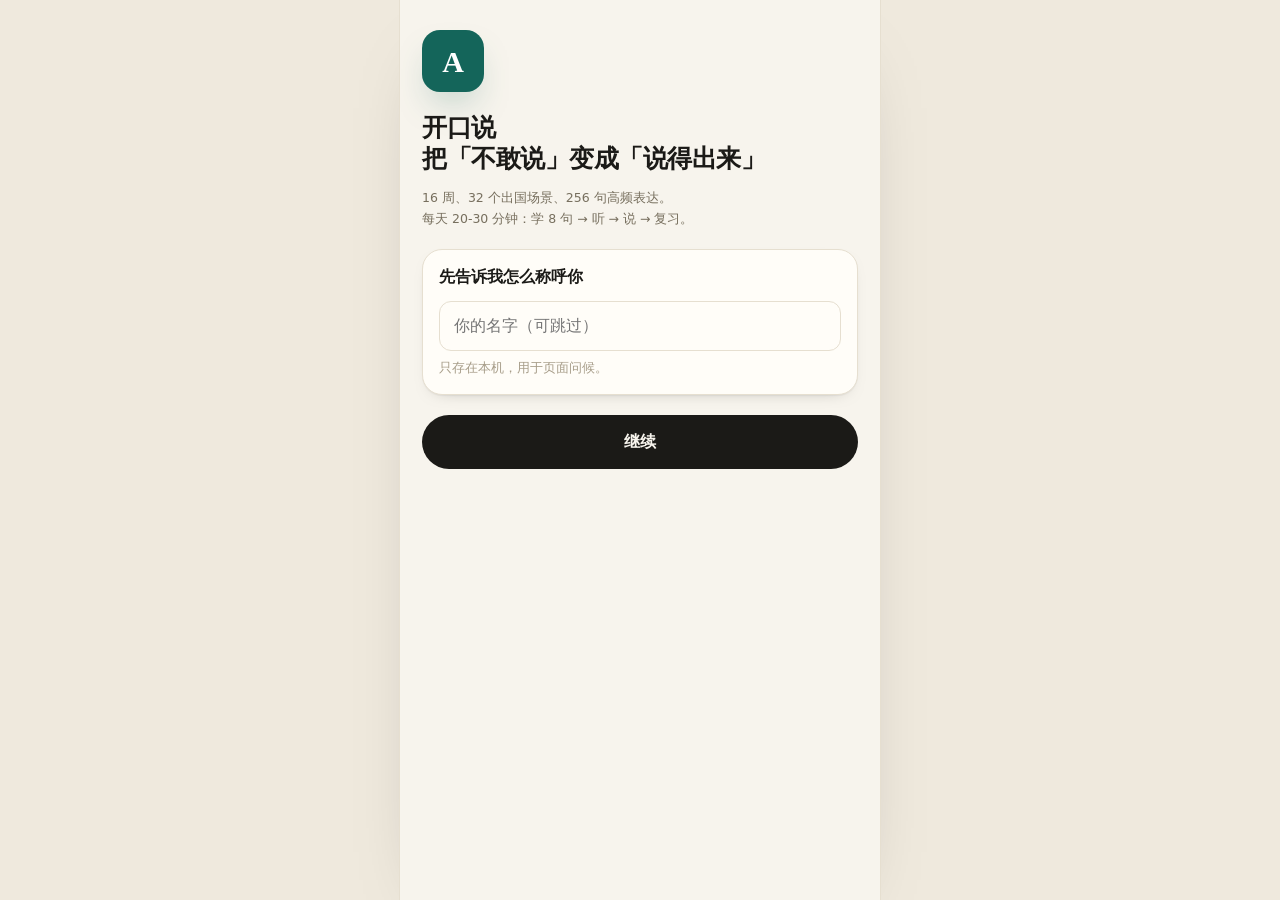
<file: index.html>
<!doctype html>
<html lang="zh-CN">
<head>
<meta charset="utf-8">
<meta name="viewport" content="width=device-width, initial-scale=1, viewport-fit=cover">
<meta name="color-scheme" content="light dark">
<title>开口说 · 16周出国口语（含 B1–B2 进阶）</title>
<meta name="description" content="为出国自由交流设计的英语口语训练：16 周 32 个场景、256 句高频表达、分级测评、间隔重复、跟读评分；支持课程包自动更新与 AI 加练，离线可用。">
<meta name="theme-color" content="#f7f4ed" media="(prefers-color-scheme: light)">
<meta name="theme-color" content="#121311" media="(prefers-color-scheme: dark)">
<meta name="apple-mobile-web-app-capable" content="yes">
<meta name="mobile-web-app-capable" content="yes">
<meta name="apple-mobile-web-app-status-bar-style" content="default">
<meta name="apple-mobile-web-app-title" content="开口说">
<link rel="manifest" href="manifest.webmanifest">
<link rel="apple-touch-icon" href="icons/apple-touch-icon.png">
<link rel="icon" type="image/png" href="icons/icon-192.png">
<link rel="stylesheet" href="css/app.css">
</head>
<body>
<div id="boot" class="boot">
  <div class="boot-logo">A</div>
  <p>正在准备今天的句子…</p>
</div>
<div id="app" class="app" hidden></div>

<script src="data/curriculum-1.js"></script>
<script src="data/curriculum-2.js"></script>
<script src="data/curriculum-3.js"></script>
<script src="data/curriculum-4.js"></script>
<script src="data/curriculum-5.js"></script>
<script src="data/phrasebook.js"></script>
<script src="js/core.js"></script>
<script src="js/speech.js"></script>
<script src="js/content.js"></script>
<script src="js/ui.js"></script>
<script src="js/learn.js"></script>
<script src="js/level.js"></script>
<script src="js/ai.js"></script>
<script src="js/selftest.js"></script>
<script>
if ('serviceWorker' in navigator && location.protocol.indexOf('http') === 0 && !/[?&]nosw=1/.test(location.search)) {
  window.addEventListener('load', function () {
    navigator.serviceWorker.register('sw.js').catch(function () {});
  });
}
</script>
</body>
</html>
</file>
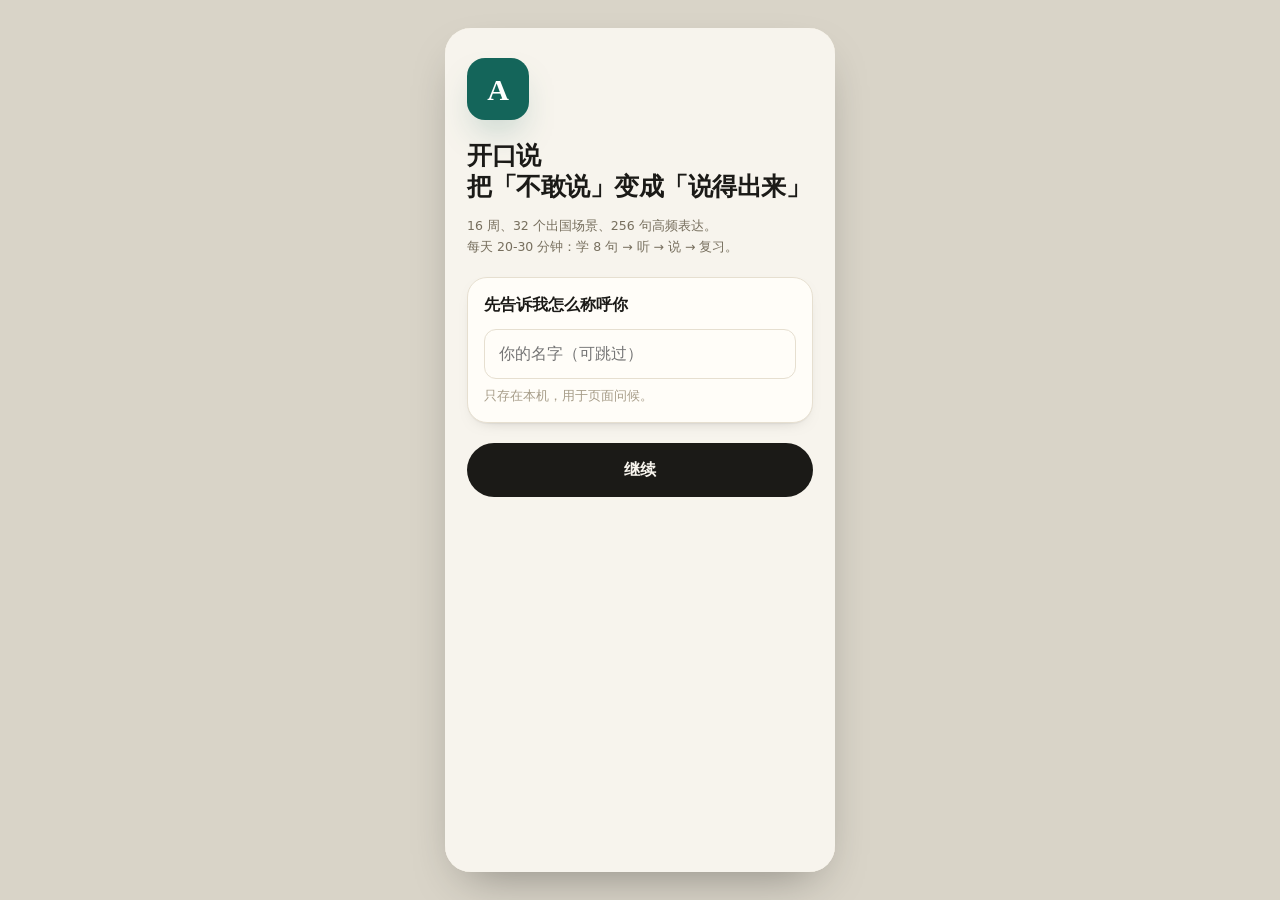
<file: tests/frame.html>
<!doctype html>
<html lang="zh-CN"><head><meta charset="utf-8"><title>preview</title>
<style>
  html,body{margin:0;background:#d9d4c8;font:13px system-ui}
  body{display:flex;justify-content:center;padding:28px}
  iframe{width:390px;height:844px;border:0;border-radius:26px;background:#f7f4ed;box-shadow:0 20px 50px -20px rgba(0,0,0,.4)}
</style></head>
<body>
<iframe id="f" title="app preview"></iframe>
<script>
  var f = document.getElementById('f');
  var params = new URLSearchParams(location.search);
  var h = parseInt(params.get('h') || '844', 10);
  f.style.height = h + 'px';
  f.src = '../index.html?nosw=1' + (location.hash || '#/today');
  f.addEventListener('load', function () {
    var w = f.contentWindow, SP = w.SP;
    if (!SP) return;
    var act = params.get('act');
    try {
      if (act === 'reviewCard') {
        SP.actions.reviewStart();
      } else if (act === 'reviewReveal') {
        SP.actions.reviewStart();
        SP.actions.rvReveal();
      } else if (act === 'dialogue') {
        SP.renderLesson('w5u1');
        var p = SP.session;
        for (var i = 0; i < 8; i++) SP.actions.sessNext();
        for (var j = 0; j < 5; j++) {
          var q = p.listenQs[p.li];
          SP.actions.sessPick(null, { idx: String(q.correct) });
          SP.actions.sessNextQ();
        }
        for (var k = 0; k < 5; k++) SP.actions.sessNextS();
        SP.actions.sessRoleplay();
      } else if (act === 'done') {
        SP.renderLesson('w5u1');
        var p2 = SP.session;
        for (var i2 = 0; i2 < 8; i2++) SP.actions.sessNext();
        for (var j2 = 0; j2 < 5; j2++) {
          var q2 = p2.listenQs[p2.li];
          SP.actions.sessPick(null, { idx: String(q2.correct) });
          SP.actions.sessNextQ();
        }
        for (var k2 = 0; k2 < 5; k2++) SP.actions.sessNextS();
        SP.actions.sessRoleplay();
        for (var m = 0; m < 8; m++) SP.actions.sessDlgNext();
      } else if (act === 'levelQuiz') {
        SP.renderLevel();
        SP.actions.levelStart();
      } else if (act === 'levelResult') {
        SP.renderLevel();
        SP.actions.levelStart();
        for (var n = 0; n < 12; n++) {
          var q3 = SP.level.qs[SP.level.i];
          var right = n < 9;
          SP.actions.levelPick(null, { idx: String(right ? q3.correct : (q3.correct + 1) % 4) });
          SP.actions.levelNext();
        }
      } else if (act === 'adv') {
        w.location.hash = '#/course';
        setTimeout(function () {
          var el = w.document.getElementById('week-13');
          if (el) el.scrollIntoView();
        }, 400);
      }
    } catch (e) { document.title = 'preview error: ' + e.message; }
  });
</script>
</body></html>
</file>
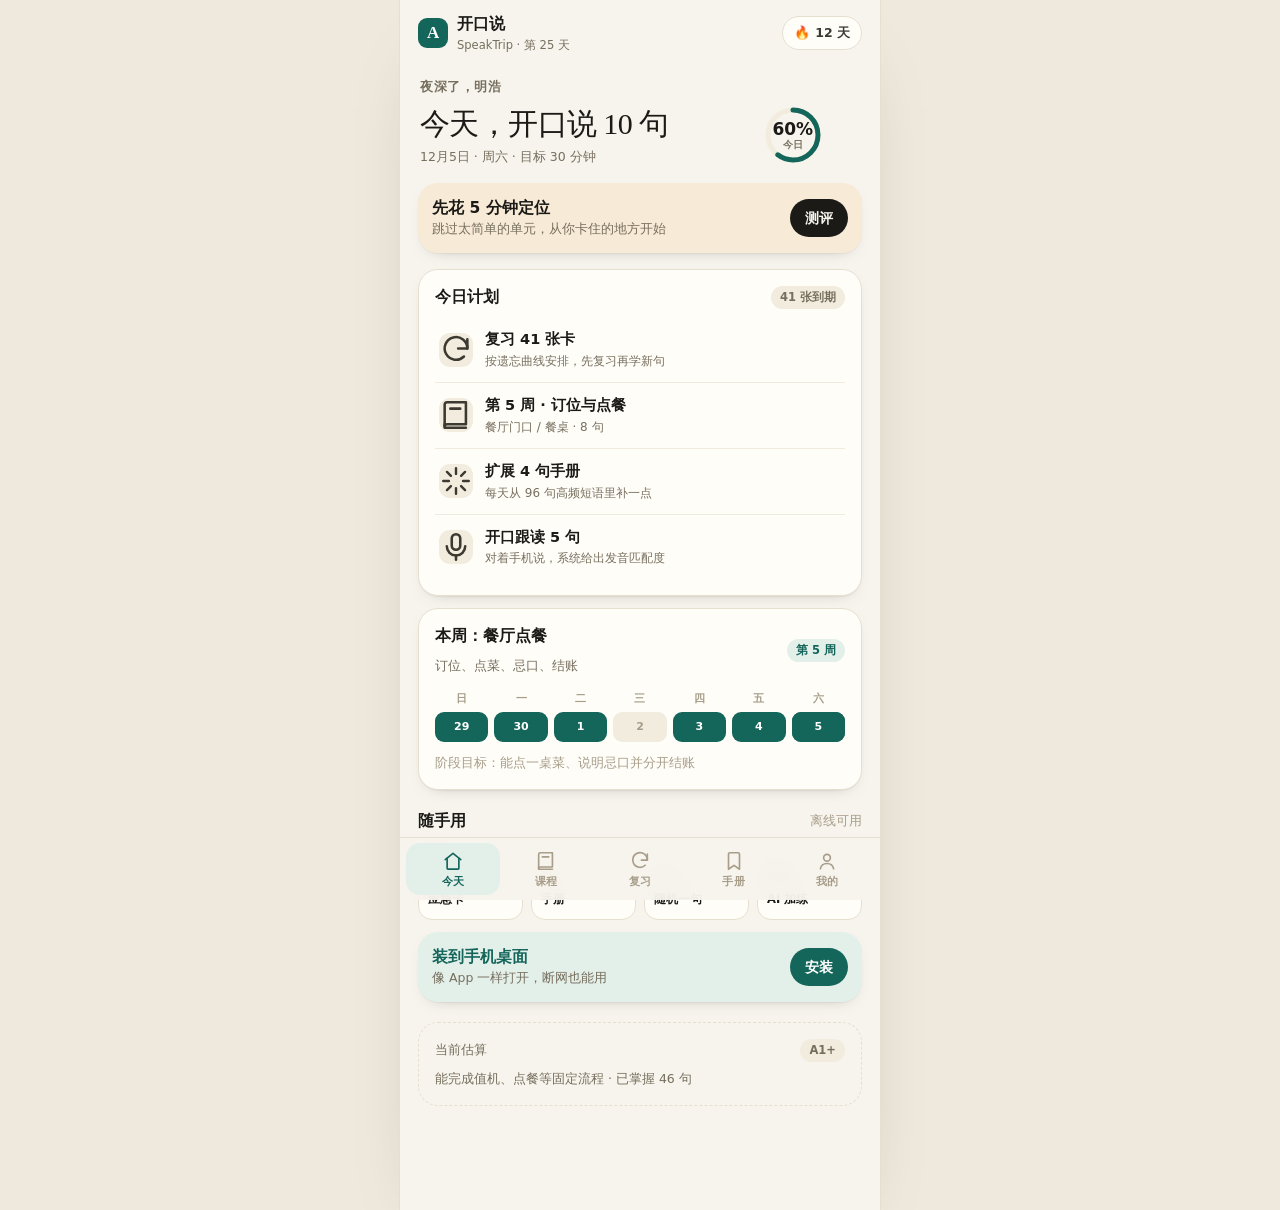
<file: tests/seed.html>
<!doctype html>
<html lang="zh-CN"><head><meta charset="utf-8"><title>seed</title>
<style>body{font:14px system-ui;padding:40px;background:#f7f4ed;color:#1b1a17}</style></head>
<body>
<p id="msg">seeding…</p>
<script src="../data/curriculum-1.js"></script>
<script src="../data/curriculum-2.js"></script>
<script src="../data/curriculum-3.js"></script>
<script src="../data/curriculum-4.js"></script>
<script src="../data/phrasebook.js"></script>
<script src="../js/core.js"></script>
<script>
(function () {
  var DAY = 86400000, now = Date.now();
  var s = ENG.defaultState();
  s.profile = { name: '明浩', level: 'basic', minutes: 30, goal: 'travel', startDate: new Date(now - 24 * DAY).toISOString() };
  var chunks = ENG.index().chunks;
  chunks.forEach(function (it, idx) {
    if (idx < 46) {
      s.srs[it.id] = { e: 2.6, i: 30, reps: 4, lapses: 0, due: now + (idx % 6) * DAY, last: now - 9 * DAY, g: 2 };
    } else if (idx < 74) {
      s.srs[it.id] = { e: 2.5, i: 3, reps: 2, lapses: 0, due: now - 3600000 * (idx % 6 + 1), last: now - 2 * DAY, g: 2 };
    } else if (idx < 96) {
      s.srs[it.id] = { e: 2.4, i: 1, reps: 1, lapses: 1, due: now + DAY * (idx % 4), last: now - DAY, g: 1 };
    }
  });
  ['w1u1', 'w1u2', 'w2u1', 'w2u2', 'w3u1', 'w3u2', 'w4u1', 'w4u2'].forEach(function (id) {
    s.lessons[id] = { done: true, at: now - 3 * DAY, listen: 0.8, speak: 0.72 };
  });
  for (var d = 0; d < 30; d++) {
    var k = ENG.dayStr(new Date(now - d * DAY));
    if (d % 9 === 3) continue;
    s.stats[k] = {
      min: 18 + (d * 7) % 26,
      cards: 10 + (d * 5) % 24,
      newCards: d < 12 ? 8 : 3,
      speak: 3 + d % 6,
      listen: 4,
      xp: 40 + (d * 3) % 50
    };
  }
  s.streak = { count: 12, last: ENG.dayStr(new Date()) };
  s.totals = { speak: 96, speakScore: 76.4, listen: 72, listenOk: 61 };
  s.favorites = ['p:hotel:4', 'p:food:7', 'c:w8u2:6'];
  ENG.save(s);
  document.getElementById('msg').textContent = 'seeded: ' + Object.keys(s.srs).length + ' cards';
  setTimeout(function () { location.replace('../index.html?nosw=1#/today'); }, 150);
})();
</script>
</body></html>
</file>
<file: css/app.css>
/* ==========================================================
   开口说 SpeakTrip · 样式
   手机优先 / 离线可用 / 跟随系统深浅色
   ========================================================== */

:root {
  --bg: #f7f4ed;
  --bg-soft: #efe9dd;
  --surface: #fffdf8;
  --surface-2: #f2ecdf;
  --ink: #1b1a17;
  --ink-2: #3c3931;
  --muted: #776f5e;
  --faint: #a79d89;
  --line: #e6dfd0;
  --line-soft: #f0ebde;
  --brand: #14655a;
  --brand-2: #0d4b44;
  --brand-soft: #e3efe9;
  --accent: #b8742a;
  --accent-soft: #f7ead6;
  --good: #2b7350;
  --good-soft: #e2f1e7;
  --warn: #a9761a;
  --bad: #ab4433;
  --bad-soft: #f8e5e0;
  --bar: rgba(247, 244, 237, .92);
  --shadow-sm: 0 1px 1px rgba(27, 26, 23, .04), 0 6px 18px -14px rgba(27, 26, 23, .5);
  --shadow: 0 1px 2px rgba(27, 26, 23, .04), 0 16px 36px -24px rgba(27, 26, 23, .55);
  --r-xl: 26px;
  --r-lg: 20px;
  --r-md: 14px;
  --r-sm: 10px;
  --serif: "Iowan Old Style", "Palatino Linotype", Palatino, "Songti SC", Georgia, "Times New Roman", serif;
  --sans: -apple-system, BlinkMacSystemFont, "SF Pro SC", "PingFang SC", "Hiragino Sans GB", "Noto Sans SC", "Microsoft YaHei", system-ui, sans-serif;
}

@media (prefers-color-scheme: dark) {
  :root:not([data-theme="light"]) {
    --bg: #121311;
    --bg-soft: #0c0d0b;
    --surface: #1b1d19;
    --surface-2: #23261f;
    --ink: #f3f0e6;
    --ink-2: #d8d4c6;
    --muted: #a09a89;
    --faint: #6f6a5c;
    --line: #2e3129;
    --line-soft: #242720;
    --brand: #6fcfb5;
    --brand-2: #8fdfc9;
    --brand-soft: #1c2f29;
    --accent: #e0a35e;
    --accent-soft: #33271a;
    --good: #7fd3a5;
    --good-soft: #1b2f24;
    --warn: #e0b45e;
    --bad: #e58b78;
    --bad-soft: #35211d;
    --bar: rgba(18, 19, 17, .92);
    --shadow-sm: 0 1px 1px rgba(0, 0, 0, .5), 0 8px 20px -16px rgba(0, 0, 0, .9);
    --shadow: 0 1px 2px rgba(0, 0, 0, .5), 0 20px 40px -26px rgba(0, 0, 0, .95);
  }
}

:root[data-theme="dark"] {
  --bg: #121311;
  --bg-soft: #0c0d0b;
  --surface: #1b1d19;
  --surface-2: #23261f;
  --ink: #f3f0e6;
  --ink-2: #d8d4c6;
  --muted: #a09a89;
  --faint: #6f6a5c;
  --line: #2e3129;
  --line-soft: #242720;
  --brand: #6fcfb5;
  --brand-2: #8fdfc9;
  --brand-soft: #1c2f29;
  --accent: #e0a35e;
  --accent-soft: #33271a;
  --good: #7fd3a5;
  --good-soft: #1b2f24;
  --warn: #e0b45e;
  --bad: #e58b78;
  --bad-soft: #35211d;
  --bar: rgba(18, 19, 17, .92);
  --shadow-sm: 0 1px 1px rgba(0, 0, 0, .5), 0 8px 20px -16px rgba(0, 0, 0, .9);
  --shadow: 0 1px 2px rgba(0, 0, 0, .5), 0 20px 40px -26px rgba(0, 0, 0, .95);
}

* { box-sizing: border-box; -webkit-tap-highlight-color: transparent; }
html, body { height: 100%; }
body {
  margin: 0;
  background: var(--bg-soft);
  color: var(--ink);
  font-family: var(--sans);
  font-size: 15px;
  line-height: 1.5;
  -webkit-font-smoothing: antialiased;
  text-rendering: optimizeLegibility;
  overscroll-behavior-y: none;
}
button, input, textarea, select { font: inherit; color: inherit; }
button { cursor: pointer; }
a { color: var(--brand); text-decoration: none; }
svg { display: block; }
img { max-width: 100%; }

/* ---------- 外壳 ---------- */
.app {
  position: relative;
  display: flex;
  flex-direction: column;
  width: 100%;
  max-width: 480px;
  min-height: 100vh;
  min-height: 100dvh;
  margin: 0 auto;
  background: var(--bg);
  box-shadow: 0 0 0 1px var(--line);
  overflow-x: hidden;
}
@media (min-width: 520px) {
  .app { box-shadow: 0 0 0 1px var(--line), 0 30px 80px -50px rgba(0, 0, 0, .4); }
}
.view {
  flex: 1;
  padding: 4px 18px calc(104px + env(safe-area-inset-bottom));
}
.view.no-tabs { padding-bottom: calc(24px + env(safe-area-inset-bottom)); }

/* ---------- 顶栏 ---------- */
.topbar {
  position: sticky;
  top: 0;
  z-index: 30;
  display: flex;
  align-items: center;
  justify-content: space-between;
  gap: 10px;
  padding: calc(12px + env(safe-area-inset-top)) 18px 8px;
  background: var(--bar);
  backdrop-filter: saturate(1.4) blur(14px);
  -webkit-backdrop-filter: saturate(1.4) blur(14px);
}
.topbar .brand { display: flex; align-items: center; gap: 9px; }
.topbar .logo {
  width: 30px; height: 30px; border-radius: 9px;
  background: var(--brand); color: #fff;
  display: grid; place-items: center;
  font-family: var(--serif); font-size: 17px; font-weight: 700;
  letter-spacing: -.02em;
}
.topbar .title { font-size: 16px; font-weight: 700; letter-spacing: -.01em; }
.topbar .sub { font-size: 11.5px; color: var(--muted); margin-top: 1px; }
.topbar .streak {
  display: inline-flex; align-items: center; gap: 5px;
  padding: 6px 11px; border-radius: 999px;
  background: var(--surface); border: 1px solid var(--line);
  font-size: 12.5px; font-weight: 700; color: var(--ink-2);
}
.topbar .streak .flame { font-size: 13px; }

/* ---------- 底部导航 ---------- */
.tabbar {
  position: fixed;
  left: 50%; bottom: 0; transform: translateX(-50%);
  z-index: 40;
  display: grid;
  grid-template-columns: repeat(5, 1fr);
  width: 100%;
  max-width: 480px;
  padding: 5px 6px calc(5px + env(safe-area-inset-bottom));
  background: var(--bar);
  border-top: 1px solid var(--line);
  backdrop-filter: saturate(1.4) blur(16px);
  -webkit-backdrop-filter: saturate(1.4) blur(16px);
}
.tab {
  display: flex; flex-direction: column; align-items: center; gap: 2px;
  padding: 7px 2px 5px;
  border: 0; background: none;
  border-radius: 14px;
  color: var(--faint);
  font-size: 10.5px; font-weight: 600; letter-spacing: .02em;
  transition: color .18s, background .18s;
}
.tab svg { width: 22px; height: 22px; }
.tab.active { color: var(--brand); background: var(--brand-soft); }
.tab:active { transform: scale(.94); }

/* ---------- 通用 ---------- */
.screen { animation: rise .32s cubic-bezier(.22, .68, .35, 1) both; }
@keyframes rise { from { opacity: 0; transform: translateY(8px); } to { opacity: 1; transform: none; } }
@keyframes fade { from { opacity: 0; } to { opacity: 1; } }
@keyframes pop { 0% { transform: scale(.94); } 60% { transform: scale(1.02); } 100% { transform: scale(1); } }
@keyframes pulse {
  0% { box-shadow: 0 0 0 0 rgba(20, 101, 90, .35); }
  70% { box-shadow: 0 0 0 18px rgba(20, 101, 90, 0); }
  100% { box-shadow: 0 0 0 0 rgba(20, 101, 90, 0); }
}
@media (prefers-reduced-motion: reduce) {
  *, *::before, *::after { animation-duration: .01ms !important; transition-duration: .01ms !important; }
}

h1, h2, h3, p { margin: 0; }
.h1 { font-size: 25px; font-weight: 750; letter-spacing: -.02em; line-height: 1.25; }
.h2 { font-size: 19px; font-weight: 700; letter-spacing: -.015em; }
.h3 { font-size: 15.5px; font-weight: 700; }
.muted { color: var(--muted); }
.faint { color: var(--faint); }
.small { font-size: 12.5px; }
.tiny { font-size: 11.5px; }
.center { text-align: center; }
.row { display: flex; align-items: center; gap: 10px; }
.row.between { justify-content: space-between; }
.row.wrap { flex-wrap: wrap; }
.stack { display: flex; flex-direction: column; gap: 12px; }
.grow { flex: 1; min-width: 0; }
.mt8 { margin-top: 8px; } .mt12 { margin-top: 12px; } .mt16 { margin-top: 16px; }
.mt20 { margin-top: 20px; } .mt28 { margin-top: 28px; }
.hide { display: none !important; }

.card {
  background: var(--surface);
  border: 1px solid var(--line);
  border-radius: var(--r-lg);
  padding: 16px;
  box-shadow: var(--shadow-sm);
}
.card.flat { box-shadow: none; }
.card.tight { padding: 13px; }
.divider { height: 1px; background: var(--line-soft); margin: 12px 0; }

.btn {
  display: inline-flex; align-items: center; justify-content: center; gap: 8px;
  min-height: 48px; padding: 0 20px;
  border: 1px solid transparent; border-radius: 999px;
  background: var(--surface); color: var(--ink);
  font-weight: 650; font-size: 15px; letter-spacing: .01em;
  white-space: nowrap;
  transition: transform .12s ease, background .18s, opacity .18s;
  user-select: none;
}
.btn:active { transform: scale(.975); }
.btn[disabled] { opacity: .45; pointer-events: none; }
.btn-primary { background: var(--ink); color: var(--bg); }
.btn-brand { background: var(--brand); color: #fff; }
.btn-ghost { background: transparent; border-color: var(--line); color: var(--ink-2); }
.btn-soft { background: var(--brand-soft); color: var(--brand); }
.btn-quiet { background: transparent; color: var(--muted); min-height: 40px; padding: 0 10px; font-weight: 600; }
.btn-block { width: 100%; }
.btn-sm { min-height: 38px; padding: 0 14px; font-size: 13.5px; border-radius: 999px; }
.btn-lg { min-height: 54px; font-size: 16px; }
.btn .k { font-size: 16px; }

.icon-btn {
  width: 42px; height: 42px; flex: 0 0 auto;
  display: grid; place-items: center;
  border-radius: 50%;
  border: 1px solid var(--line);
  background: var(--surface);
  color: var(--ink-2);
}
.icon-btn:active { transform: scale(.93); }
.icon-btn svg { width: 19px; height: 19px; }
.icon-btn.bare { border-color: transparent; background: transparent; }

.chips { display: flex; gap: 8px; overflow-x: auto; padding: 2px 0 6px; scrollbar-width: none; }
.chips::-webkit-scrollbar { display: none; }
.chip {
  flex: 0 0 auto;
  padding: 7px 13px; border-radius: 999px;
  border: 1px solid var(--line); background: var(--surface);
  font-size: 13px; font-weight: 600; color: var(--muted);
}
.chip.on { background: var(--ink); border-color: var(--ink); color: var(--bg); }

.pill {
  display: inline-flex; align-items: center; gap: 5px;
  padding: 3px 9px; border-radius: 999px;
  background: var(--surface-2); color: var(--muted);
  font-size: 11.5px; font-weight: 650;
}
.pill.good { background: var(--good-soft); color: var(--good); }
.pill.brand { background: var(--brand-soft); color: var(--brand); }
.pill.accent { background: var(--accent-soft); color: var(--accent); }

.bar { height: 6px; border-radius: 999px; background: var(--surface-2); overflow: hidden; }
.bar > i { display: block; height: 100%; border-radius: 999px; background: var(--brand); transition: width .5s cubic-bezier(.22, .68, .35, 1); }
.bar.thin { height: 4px; }

/* ---------- 今天 ---------- */
.hero { padding: 12px 2px 4px; }
.hero .greet { font-size: 12.5px; font-weight: 650; color: var(--muted); letter-spacing: .04em; text-transform: uppercase; }
.hero .line { display: flex; align-items: flex-end; justify-content: space-between; gap: 14px; margin-top: 6px; }
.hero .day { font-family: var(--serif); font-size: clamp(25px, 7vw, 30px); line-height: 1.1; letter-spacing: -.02em; }

.ring { position: relative; width: 74px; height: 74px; flex: 0 0 auto; }
.ring svg { transform: rotate(-90deg); }
.ring .track { stroke: var(--surface-2); }
.ring .val { stroke: var(--brand); stroke-linecap: round; transition: stroke-dashoffset .6s ease; }
.ring .num {
  position: absolute; inset: 0;
  display: flex; flex-direction: column; align-items: center; justify-content: center;
  font-size: 17px; font-weight: 750; line-height: 1;
}
.ring .num span { font-size: 9.5px; font-weight: 600; color: var(--muted); margin-top: 2px; }

.plan-item {
  display: flex; align-items: center; gap: 12px;
  padding: 12px 4px;
  border: 0; background: none; width: 100%; text-align: left;
  border-bottom: 1px solid var(--line-soft);
}
.plan-item:last-child { border-bottom: 0; }
.plan-item .dot {
  width: 34px; height: 34px; flex: 0 0 auto; border-radius: 11px;
  display: grid; place-items: center;
  background: var(--surface-2); color: var(--ink-2);
  font-size: 15px;
}
.plan-item .dot.done { background: var(--good-soft); color: var(--good); }
.plan-item .t { display: block; font-size: 14.5px; font-weight: 650; }
.plan-item .d { display: block; font-size: 12px; color: var(--muted); margin-top: 1px; }
.plan-item .go { color: var(--faint); font-size: 18px; }
.plan-item:active { background: var(--line-soft); border-radius: 12px; }

.weekstrip { display: grid; grid-template-columns: repeat(7, 1fr); gap: 6px; }
.weekstrip .d { text-align: center; }
.weekstrip .d b { display: block; font-size: 10.5px; color: var(--faint); font-weight: 600; margin-bottom: 5px; }
.weekstrip .d i {
  display: grid; place-items: center;
  height: 30px; border-radius: 9px;
  background: var(--surface-2); color: var(--faint);
  font-size: 11px; font-style: normal; font-weight: 650;
}
.weekstrip .d.on i { background: var(--brand); color: #fff; }
.weekstrip .d.today i { box-shadow: inset 0 0 0 1.5px var(--brand); }

.quick { display: grid; grid-template-columns: repeat(4, 1fr); gap: 8px; }
.quick button {
  display: flex; flex-direction: column; align-items: flex-start; gap: 7px;
  padding: 12px 9px; border-radius: var(--r-md);
  border: 1px solid var(--line); background: var(--surface);
  text-align: left;
}
.quick .emo { font-size: 18px; }
.quick .t { font-size: 11.5px; font-weight: 650; line-height: 1.3; }

/* ---------- 课程 ---------- */
.week-head { display: flex; align-items: center; gap: 10px; margin: 26px 0 10px; }
.week-head .n {
  width: 30px; height: 30px; border-radius: 10px;
  display: grid; place-items: center;
  background: var(--brand-soft); color: var(--brand);
  font-size: 12.5px; font-weight: 750;
}
.week-head .t { font-size: 15px; font-weight: 700; }
.week-head .s { font-size: 11.5px; color: var(--muted); }
.week-head .pct { margin-left: auto; font-size: 11.5px; font-weight: 700; color: var(--faint); }

.unit-card {
  display: block; width: 100%; text-align: left;
  padding: 14px;
  border: 1px solid var(--line);
  border-radius: var(--r-md);
  background: var(--surface);
  margin-bottom: 9px;
  transition: border-color .2s, transform .12s;
}
.unit-card:active { transform: scale(.99); }
.unit-card.done { background: var(--surface-2); }
.unit-card .top { display: flex; align-items: center; gap: 8px; }
.unit-card .title { display: block; font-size: 14.5px; font-weight: 700; letter-spacing: -.01em; }
.unit-card .scene { display: block; font-size: 12px; color: var(--muted); margin-top: 2px; }
.unit-card .meta { display: flex; align-items: center; gap: 8px; margin-top: 10px; }
.unit-card .meta .bar { flex: 1; }
.unit-card .meta .n { font-size: 10.5px; color: var(--faint); font-weight: 650; }

/* ---------- 学习卡 ---------- */
.lesson-bar { display: flex; align-items: center; gap: 10px; margin: 6px 0 14px; }
.lesson-bar .phase { font-size: 11px; font-weight: 700; letter-spacing: .08em; text-transform: uppercase; color: var(--faint); }
.lesson-bar .bar { flex: 1; }

.flash {
  display: flex; flex-direction: column; justify-content: center;
  min-height: min(52vh, 360px);
  padding: 26px 20px;
  border-radius: var(--r-xl);
  border: 1px solid var(--line);
  background: var(--surface);
  box-shadow: var(--shadow);
  position: relative;
  animation: pop .25s ease both;
}
.flash .en {
  font-family: var(--serif);
  font-size: clamp(22px, 6.4vw, 29px);
  line-height: 1.34;
  letter-spacing: -.015em;
  color: var(--ink);
  text-wrap: pretty;
}
.flash .zh { margin-top: 14px; font-size: 15px; color: var(--muted); line-height: 1.5; }
.flash .note {
  margin-top: 12px; padding-top: 12px;
  border-top: 1px dashed var(--line);
  font-size: 12.5px; color: var(--faint);
}
.flash .speaker {
  position: absolute; right: 16px; top: 14px;
  width: 40px; height: 40px;
}

.speak-row { display: flex; align-items: center; gap: 8px; }
.speak-row .btn { flex: 1; }

/* 听力选项 */
.qprompt { font-size: 13px; font-weight: 650; color: var(--muted); margin-bottom: 14px; }
.options { display: flex; flex-direction: column; gap: 9px; }
.option {
  display: flex; align-items: center; gap: 11px;
  width: 100%; padding: 14px 15px;
  text-align: left;
  border: 1px solid var(--line);
  border-radius: var(--r-md);
  background: var(--surface);
  font-size: 14.5px;
  transition: background .15s, border-color .15s, transform .12s;
}
.option:active { transform: scale(.99); }
.option .idx {
  width: 24px; height: 24px; flex: 0 0 auto; border-radius: 50%;
  display: grid; place-items: center;
  background: var(--surface-2); color: var(--muted);
  font-size: 11.5px; font-weight: 700;
}
.option.correct { background: var(--good-soft); border-color: var(--good); }
.option.correct .idx { background: var(--good); color: #fff; }
.option.wrong { background: var(--bad-soft); border-color: var(--bad); }
.option.wrong .idx { background: var(--bad); color: #fff; }
.option.dim { opacity: .5; }

/* 录音 */
.mic-wrap { display: flex; flex-direction: column; align-items: center; gap: 12px; padding: 8px 0 2px; }
.mic {
  width: 78px; height: 78px; border-radius: 50%;
  border: 0; background: var(--brand); color: #fff;
  display: grid; place-items: center;
  box-shadow: 0 14px 30px -14px rgba(20, 101, 90, .8);
  transition: transform .14s, background .2s;
}
.mic svg { width: 30px; height: 30px; }
.mic:active { transform: scale(.94); }
.mic.listening { animation: pulse 1.5s infinite; background: var(--bad); }
.mic.denied { background: var(--surface-2); color: var(--muted); }
.mic-label { font-size: 12.5px; font-weight: 650; color: var(--muted); }

.result {
  margin-top: 14px; padding: 14px;
  border-radius: var(--r-md);
  background: var(--surface-2);
  animation: rise .25s ease both;
}
.result .score { font-size: 21px; font-weight: 750; letter-spacing: -.02em; }
.result .said { font-family: var(--serif); font-size: 16px; margin-top: 4px; color: var(--ink-2); }
.diff { margin-top: 10px; display: flex; flex-wrap: wrap; gap: 4px 5px; }
.diff .w { font-size: 13px; padding: 2px 6px; border-radius: 6px; background: var(--good-soft); color: var(--good); font-weight: 600; }
.diff .w.bad { background: var(--bad-soft); color: var(--bad); text-decoration: line-through; text-decoration-thickness: 1px; }

/* 对话 */
.dialogue { display: flex; flex-direction: column; gap: 10px; }
.line { display: flex; gap: 8px; max-width: 92%; }
.line.A { align-self: flex-start; }
.line.B { align-self: flex-end; flex-direction: row-reverse; }
.line .avatar {
  width: 26px; height: 26px; flex: 0 0 auto; border-radius: 50%;
  display: grid; place-items: center;
  font-size: 10.5px; font-weight: 750;
  background: var(--surface-2); color: var(--muted);
  margin-top: 2px;
}
.line.B .avatar { background: var(--brand); color: #fff; }
.bubble {
  padding: 10px 13px; border-radius: 16px;
  background: var(--surface); border: 1px solid var(--line);
  font-size: 14.5px; line-height: 1.4;
}
.line.B .bubble { background: var(--brand-soft); border-color: transparent; }
.bubble .zh { display: block; font-size: 12px; color: var(--muted); margin-top: 3px; }
.bubble.mine { border-style: dashed; }
.bubble.hidden-en .en { filter: blur(5px); user-select: none; }
.bubble.hidden-en .zh { filter: none; }

.turn-card { padding: 18px; border-radius: var(--r-lg); border: 1px solid var(--line); background: var(--surface); }
.turn-card .who { font-size: 11px; font-weight: 750; letter-spacing: .06em; text-transform: uppercase; color: var(--faint); }
.turn-card .zh-big { font-size: 19px; font-weight: 650; margin-top: 8px; line-height: 1.4; }

/* ---------- 复习 / 结果 ---------- */
.stat-grid { display: grid; grid-template-columns: 1fr 1fr; gap: 10px; }
.stat {
  padding: 14px; border-radius: var(--r-md);
  background: var(--surface); border: 1px solid var(--line);
}
.stat .v { font-family: var(--serif); font-size: 26px; line-height: 1.1; letter-spacing: -.02em; }
.stat .l { font-size: 11.5px; color: var(--muted); margin-top: 3px; }

.big-num { font-family: var(--serif); font-size: 44px; line-height: 1; letter-spacing: -.03em; }

.meter { display: flex; align-items: baseline; gap: 6px; }
.meter .v { font-size: 22px; font-weight: 750; }
.meter .u { font-size: 12px; color: var(--muted); }

/* ---------- 手册 ---------- */
.search {
  display: flex; align-items: center; gap: 9px;
  padding: 0 13px; height: 46px;
  border-radius: 999px;
  background: var(--surface); border: 1px solid var(--line);
}
.search input {
  flex: 1; min-width: 0; border: 0; background: none; outline: none;
  font-size: 16px; color: var(--ink);
}
.search input::placeholder { color: var(--faint); }
.search svg { width: 17px; height: 17px; color: var(--faint); flex: 0 0 auto; }

.phrase {
  display: flex; align-items: flex-start; gap: 10px;
  padding: 13px 0;
  border-bottom: 1px solid var(--line-soft);
}
.phrase:last-child { border-bottom: 0; }
.phrase .en { font-family: var(--serif); font-size: 16.5px; line-height: 1.35; letter-spacing: -.01em; }
.phrase .zh { font-size: 12.5px; color: var(--muted); margin-top: 2px; }
.phrase .acts { display: flex; gap: 2px; flex: 0 0 auto; }
.phrase .acts button {
  width: 36px; height: 36px; border: 0; background: none;
  color: var(--faint); display: grid; place-items: center; border-radius: 50%;
}
.phrase .acts button:active { background: var(--surface-2); }
.phrase .acts .on { color: var(--accent); }
.phrase .acts svg { width: 18px; height: 18px; }

.cat-grid { display: grid; grid-template-columns: 1fr 1fr; gap: 10px; }
.cat {
  display: flex; flex-direction: column; gap: 6px;
  padding: 15px; border-radius: var(--r-md);
  border: 1px solid var(--line); background: var(--surface);
  text-align: left;
}
.cat .emo { font-size: 20px; }
.cat .n { font-size: 14px; font-weight: 700; }
.cat .c { font-size: 11.5px; color: var(--faint); }

/* ---------- 我的 ---------- */
.profile { display: flex; align-items: center; gap: 13px; }
.avatar-lg {
  width: 54px; height: 54px; border-radius: 50%;
  display: grid; place-items: center;
  background: var(--brand); color: #fff;
  font-family: var(--serif); font-size: 22px; font-weight: 700;
}
.setting {
  display: flex; align-items: center; justify-content: space-between; gap: 14px;
  padding: 13px 0; border-bottom: 1px solid var(--line-soft);
}
.setting:last-child { border-bottom: 0; }
.setting .l { font-size: 14px; font-weight: 600; }
.setting .h { font-size: 11.5px; color: var(--muted); margin-top: 2px; }
.setting .r { flex: 0 0 auto; display: flex; align-items: center; gap: 8px; }

.seg { display: inline-flex; padding: 3px; border-radius: 999px; background: var(--surface-2); }
.seg button {
  border: 0; background: none; padding: 6px 11px; border-radius: 999px;
  font-size: 12.5px; font-weight: 650; color: var(--muted);
}
.seg button.on { background: var(--surface); color: var(--ink); box-shadow: var(--shadow-sm); }

.switch { width: 46px; height: 28px; border-radius: 999px; background: var(--surface-2); border: 0; position: relative; transition: background .2s; }
.switch::after {
  content: ""; position: absolute; top: 3px; left: 3px;
  width: 22px; height: 22px; border-radius: 50%;
  background: #fff; box-shadow: 0 1px 3px rgba(0, 0, 0, .25);
  transition: transform .2s;
}
.switch.on { background: var(--brand); }
.switch.on::after { transform: translateX(18px); }

.heat { display: grid; grid-template-columns: repeat(12, 1fr); gap: 4px; }
.heat i {
  aspect-ratio: 1; border-radius: 3px; background: var(--surface-2);
}
.heat i.l1 { background: var(--brand-soft); }
.heat i.l2 { background: color-mix(in srgb, var(--brand) 45%, var(--surface-2)); }
.heat i.l3 { background: var(--brand); }

/* ---------- 引导 ---------- */
.onboard { padding: 26px 4px 10px; }
.onboard .logo-xl {
  width: 62px; height: 62px; border-radius: 18px;
  background: var(--brand); color: #fff;
  display: grid; place-items: center;
  font-family: var(--serif); font-size: 30px; font-weight: 700;
  box-shadow: 0 18px 40px -20px rgba(20, 101, 90, .9);
}
.onboard .q { font-size: 17px; font-weight: 700; margin-bottom: 10px; }
.onboard .hint { font-size: 12.5px; color: var(--muted); margin-top: 6px; }
.pick { display: flex; flex-direction: column; gap: 8px; }
.pick button {
  display: flex; align-items: center; gap: 11px;
  padding: 13px 14px; border-radius: var(--r-md);
  border: 1px solid var(--line); background: var(--surface);
  text-align: left; font-size: 14.5px; font-weight: 600;
}
.pick button .em { font-size: 18px; }
.pick button.on { border-color: var(--brand); background: var(--brand-soft); box-shadow: inset 0 0 0 1px var(--brand); }
.pick button .sub { display: block; font-size: 11.5px; font-weight: 500; color: var(--muted); margin-top: 1px; }

/* ---------- 覆盖层 ---------- */
.toast {
  position: fixed; left: 50%; bottom: calc(92px + env(safe-area-inset-bottom));
  transform: translate(-50%, 12px);
  z-index: 90;
  max-width: 88vw;
  padding: 11px 16px;
  border-radius: 999px;
  background: var(--ink); color: var(--bg);
  font-size: 13px; font-weight: 600;
  opacity: 0; pointer-events: none;
  transition: opacity .22s, transform .22s;
  box-shadow: 0 12px 30px -12px rgba(0, 0, 0, .5);
}
.toast.show { opacity: 1; transform: translate(-50%, 0); }

.sheet-back {
  position: fixed; inset: 0; z-index: 80;
  background: rgba(0, 0, 0, .32);
  animation: fade .2s both;
}
.sheet {
  position: fixed; left: 50%; bottom: 0; transform: translateX(-50%);
  z-index: 81;
  width: 100%; max-width: 480px;
  max-height: 86vh; overflow-y: auto;
  background: var(--surface);
  border-radius: 24px 24px 0 0;
  padding: 10px 20px calc(24px + env(safe-area-inset-bottom));
  animation: rise .26s cubic-bezier(.22, .68, .35, 1) both;
}
.sheet .grab { width: 38px; height: 4px; border-radius: 99px; background: var(--line); margin: 0 auto 14px; }

/* ---------- 启动 ---------- */
.boot {
  position: fixed; inset: 0;
  display: flex; flex-direction: column; align-items: center; justify-content: center;
  gap: 16px;
  background: var(--bg);
  color: var(--muted);
  font-size: 13px;
  z-index: 100;
}
.boot-logo {
  width: 64px; height: 64px; border-radius: 20px;
  background: var(--brand); color: #fff;
  display: grid; place-items: center;
  font-family: var(--serif); font-size: 32px; font-weight: 700;
  animation: pulse 2s infinite;
}
[hidden] { display: none !important; }

/* ---------- 复习评分 / 跟读结果 ---------- */
.grades { display: grid; grid-template-columns: repeat(4, 1fr); gap: 7px; }
.grade {
  padding: 11px 3px 9px;
  border-radius: 14px;
  border: 1px solid var(--line);
  background: var(--surface);
  font-size: 12.5px; font-weight: 700; line-height: 1.2;
  text-align: center;
  transition: transform .12s, background .18s;
}
.grade:active { transform: scale(.95); }
.grade small { display: block; font-size: 9.5px; color: var(--faint); font-weight: 600; margin-top: 4px; }
.grade.g0 { color: var(--bad); }
.grade.g1 { color: var(--warn); }
.grade.g2 { color: var(--good); }
.grade.g3 { color: var(--brand); }

.prompt-zh { font-size: 21px; font-weight: 700; line-height: 1.45; letter-spacing: -.01em; }
.big-emoji { font-size: 44px; line-height: 1; }
.history {
  max-height: 30vh; overflow-y: auto;
  display: flex; flex-direction: column; gap: 9px;
  padding: 2px 2px 12px;
  margin-bottom: 10px;
  -webkit-mask-image: linear-gradient(to bottom, transparent, #000 18px);
  mask-image: linear-gradient(to bottom, transparent, #000 18px);
}
.history .bubble { font-size: 13px; padding: 8px 11px; }
.history .line { max-width: 96%; }
.hintbox {
  padding: 12px 14px;
  border-radius: 14px;
  background: var(--brand-soft);
  color: var(--brand-2);
  font-size: 12.5px;
  line-height: 1.65;
}
:root[data-theme="dark"] .hintbox, :root:not([data-theme="light"]) .hintbox { color: var(--brand); }
.mb8 { margin-bottom: 8px; }

/* ---------- 小屏适配 ---------- */
@media (max-width: 360px) {
  .view { padding-left: 14px; padding-right: 14px; }
  .flash { min-height: 46vh; padding: 22px 16px; }
  .hero .day { font-size: 26px; }
  .stat-grid { gap: 8px; }
  .quick { gap: 8px; }
}
@media (max-height: 640px) {
  .flash { min-height: 40vh; }
}
</file>
